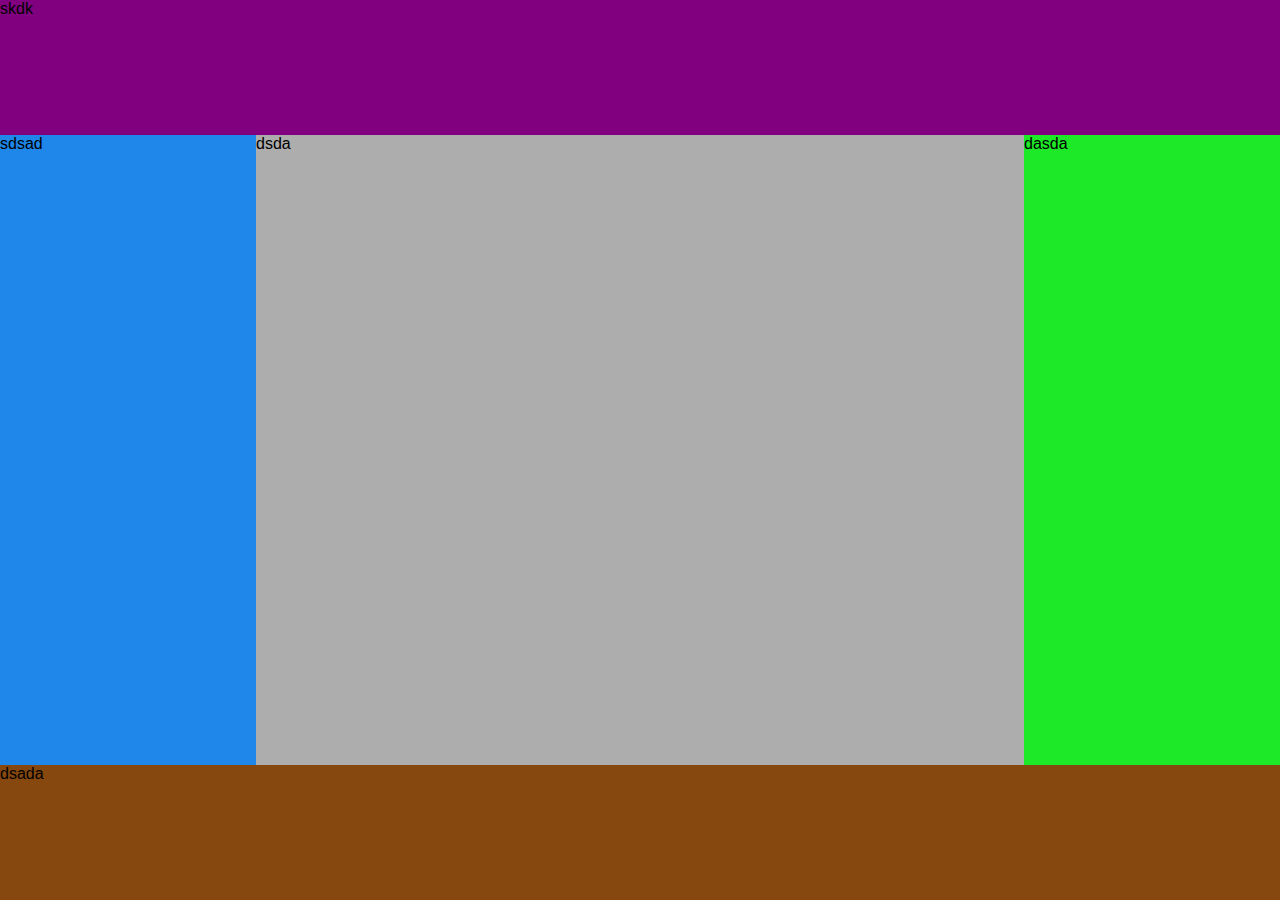
<file: last-css/index.html>
<!DOCTYPE html>
<html lang="en">
  <head>
    <meta charset="UTF-8" />
    <meta name="viewport" content="width=device-width, initial-scale=1.0" />
    <meta http-equiv="X-UA-Compatible" content="ie=edge" />
    <title>Flex template</title>
    <link rel="stylesheet" href="css/style.css" />
  </head>
  <body>
    <div id="container">
      <div id="header">skdk</div>
      <!-- <div id="wrap"> -->
      <div id="left-sidebar">sdsad</div>
      <div id="main-content">dsda</div>
      <div id="right-sidebar">dasda</div>
      <!-- </div> -->

      <div id="footer">dsada</div>
    </div>
  </body>
</html>
</file>
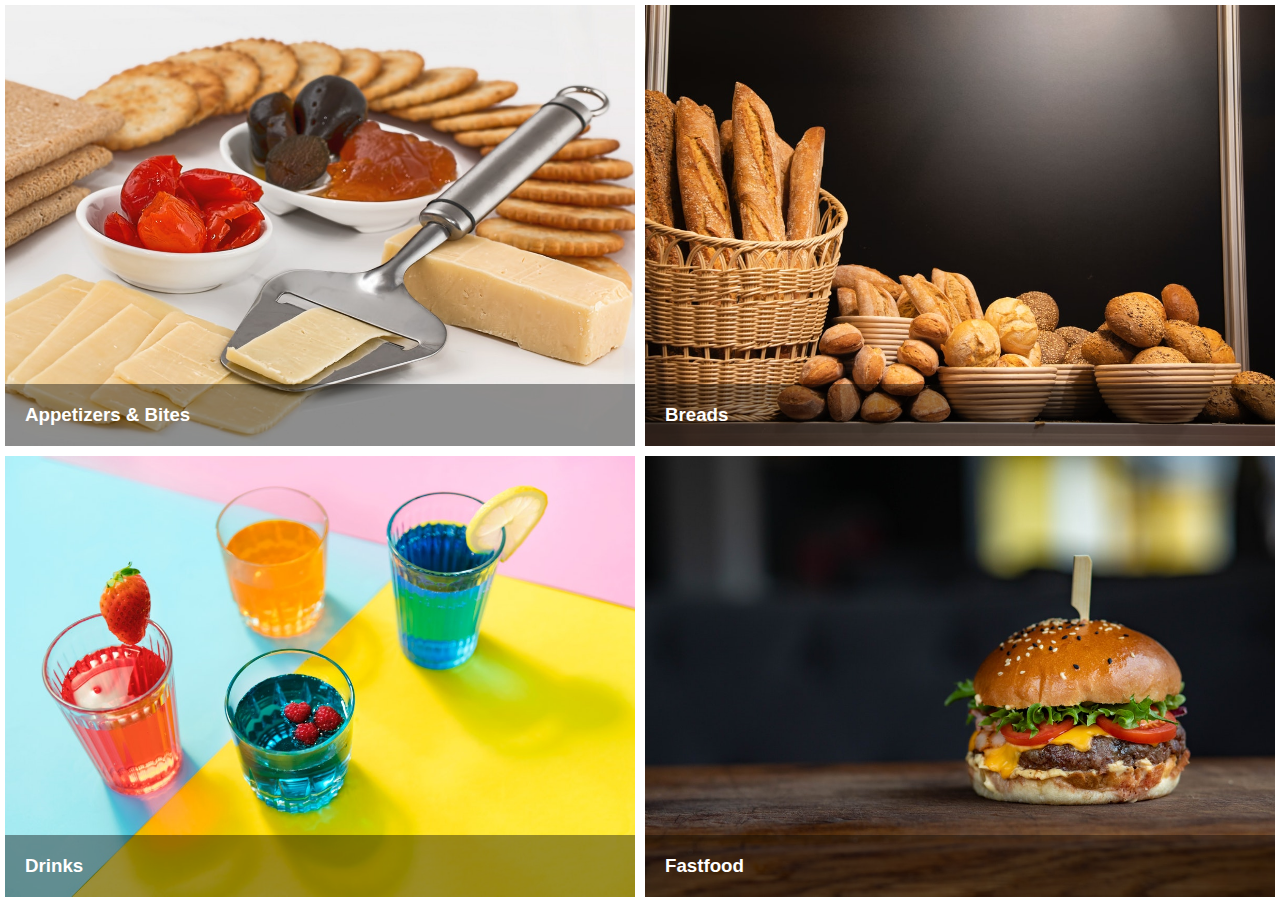
<file: tema-css-3/Template1/index.html>
<!DOCTYPE html>
<html lang="en">
<head>
    <meta charset="UTF-8">
    <meta name="viewport" content="width=device-width, initial-scale=1.0">
    <meta http-equiv="X-UA-Compatible" content="ie=edge">
    <link rel="stylesheet" href="style.css">
    <title>Template 1 tema</title>
</head>
<body>
    <div class="container">
        <div class="childs">
            <h3>Appetizers & Bites</h3>
        </div>
        <div class="childs">
            <h3>Breads</h3>
        </div>
        <div class="childs">
            <h3>Drinks</h3>
        </div>
        <div class="childs">
            <h3>Fastfood</h3>
        </div>
    </div>
</body>
</html>
</file>
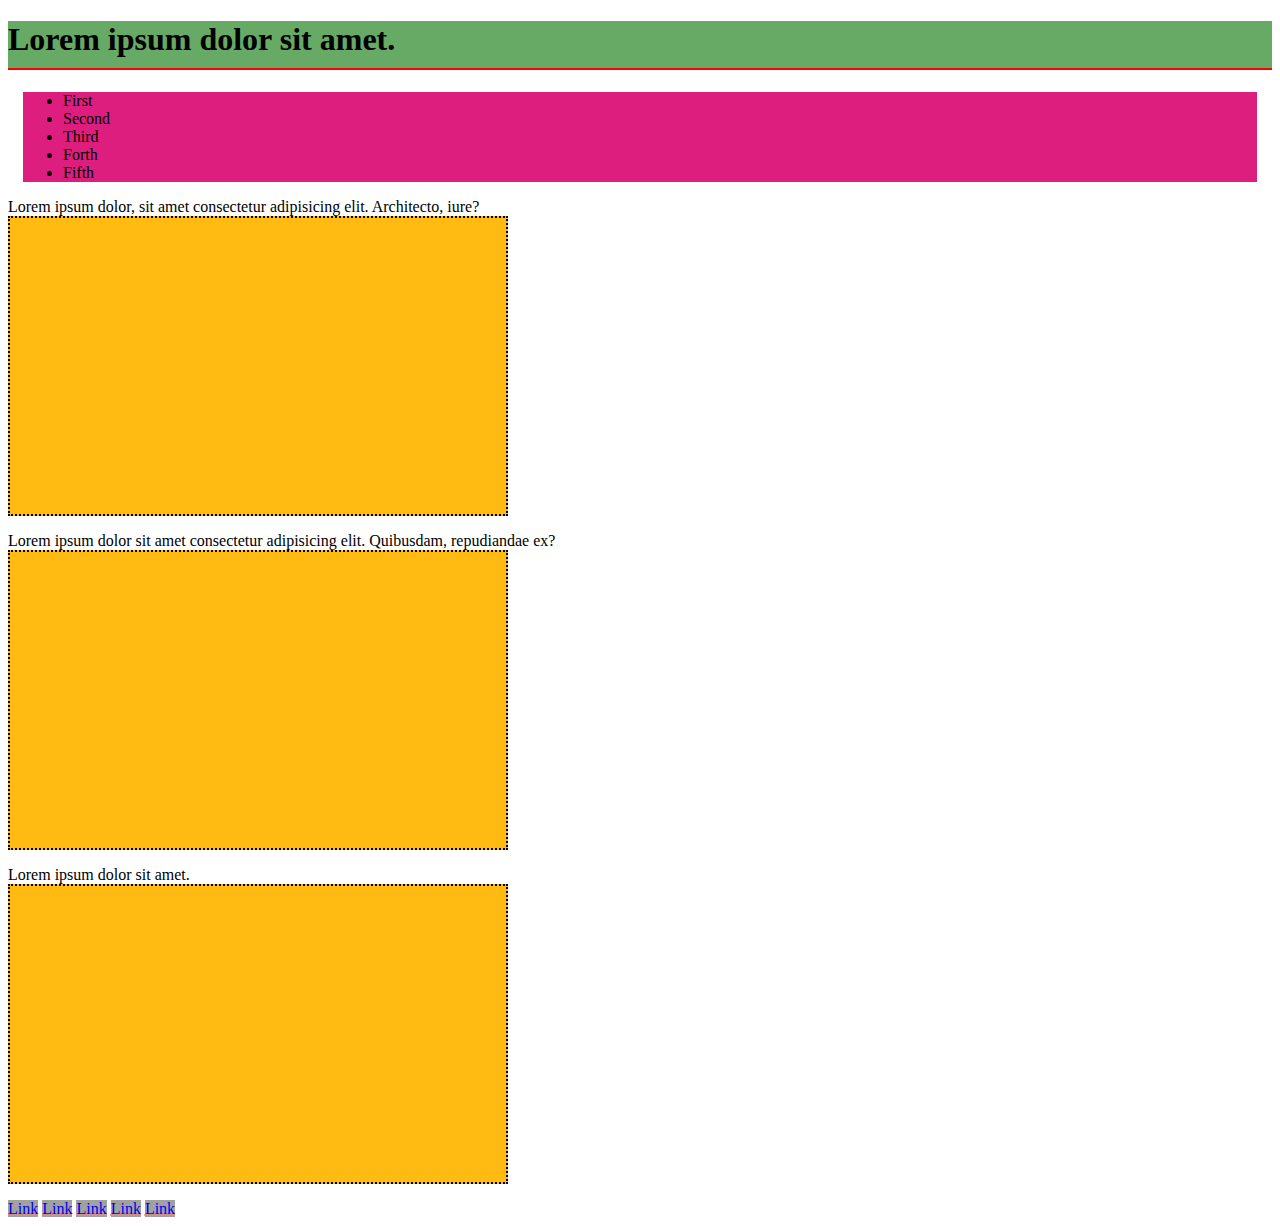
<file: week-2-css/ex/index.html>
<!DOCTYPE html>
<html lang="en">
  <head>
    <meta charset="UTF-8" />
    <meta name="viewport" content="width=device-width, initial-scale=1.0" />
    <meta http-equiv="X-UA-Compatible" content="ie=edge" />
    <title>Box model</title>
    <link rel="stylesheet" href="css/style.css" />
  </head>

  <body>
    <h1>Lorem ipsum dolor sit amet.</h1>

    <ul>
      <li class="list-item">First</li>
      <li class="list-item">Second</li>
      <li class="list-item">Third</li>
      <li class="list-item">Forth</li>
      <li class="list-item">Fifth</li>
    </ul>
    <p class="p-content">
      Lorem ipsum dolor, sit amet consectetur adipisicing elit. Architecto,
      iure?
    </p>
    <p class="p-content">
      Lorem ipsum dolor sit amet consectetur adipisicing elit. Quibusdam,
      repudiandae ex?
    </p>
    <p class="p-content">Lorem ipsum dolor sit amet.</p>
    <a href="#" class="linkuri">Link</a>
    <a href="#" class="linkuri">Link</a>
    <a href="#" class="linkuri">Link</a>
    <a href="#" class="linkuri">Link</a>
    <a href="#" class="linkuri">Link</a>
  </body>
</html>
</file>
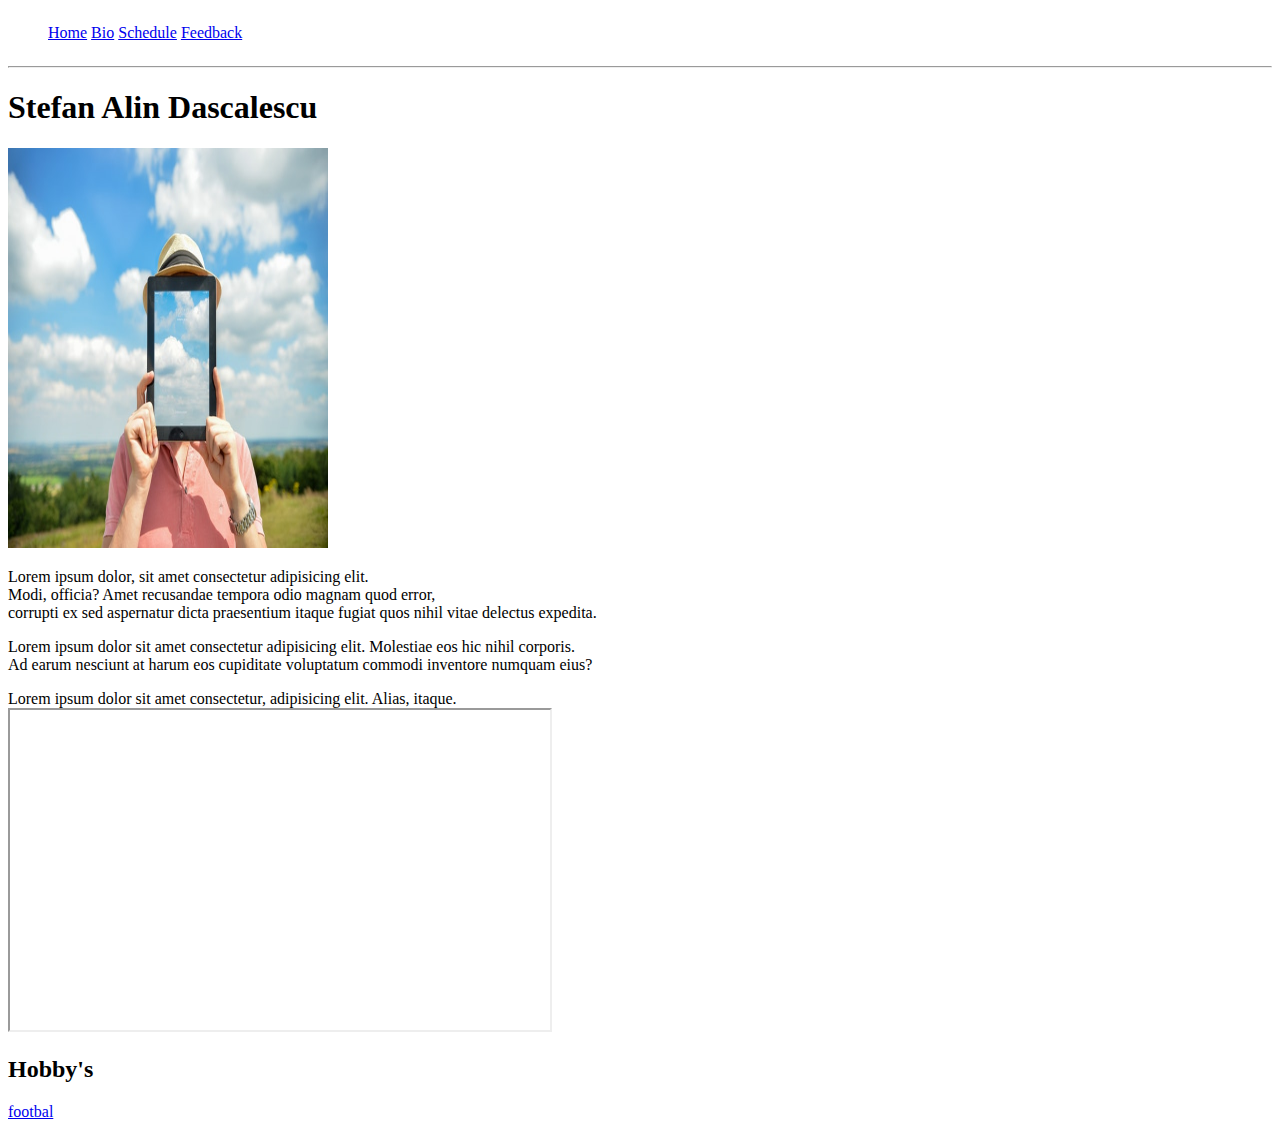
<file: Html/bio.html>
<!DOCTYPE html>
<html lang="en">
<head>
    <meta charset="UTF-8">
    <meta name="viewport" content="width=device-width, initial-scale=1.0">
    <meta http-equiv="X-UA-Compatible" content="ie=edge">
    <title>bIO</title>
</head>
<body>

    <ul style="display: inline-block">
        <li style="display: inline-block"><a href="/index.html" target="_blank">Home</a></li>
        <li style="display: inline-block"><a href="#">Bio</a></li>
        <li style="display: inline-block"><a href="/schedule.html">Schedule</a></li>
        <li style="display: inline-block"><a href="/feedback.html">Feedback</a></li>
    </ul>
    <hr>

    <h1>Stefan Alin Dascalescu</h1>

    <img src="images/nueu.jpg" width="320" height="400" alt="Nu-s eu">

    <p>
        Lorem ipsum dolor, sit amet consectetur adipisicing elit. <br>
        Modi, officia? Amet recusandae tempora odio magnam quod error, <br>
        corrupti ex sed aspernatur dicta praesentium itaque fugiat quos nihil vitae delectus expedita.
    </p>

    <p>
        Lorem ipsum dolor sit amet consectetur adipisicing elit. Molestiae eos hic nihil corporis. <br>
        Ad earum nesciunt at harum eos cupiditate voluptatum commodi inventore numquam eius? <br>
    </p>
        Lorem ipsum dolor sit amet consectetur, adipisicing elit. Alias, itaque. <br>
        <iframe src="https://www.youtube.com/embed/Bey4XXJAqS8" frameborder="1" width="540" height="320"></iframe>
        <h2>Hobby's</h2>
     <a href="https://images.pexels.com/photos/274422/pexels-photo-274422.jpeg?auto=compress&cs=tinysrgb&dpr=1&w=500" target="_blank">footbal</a>   
</body>
</html>
</file>
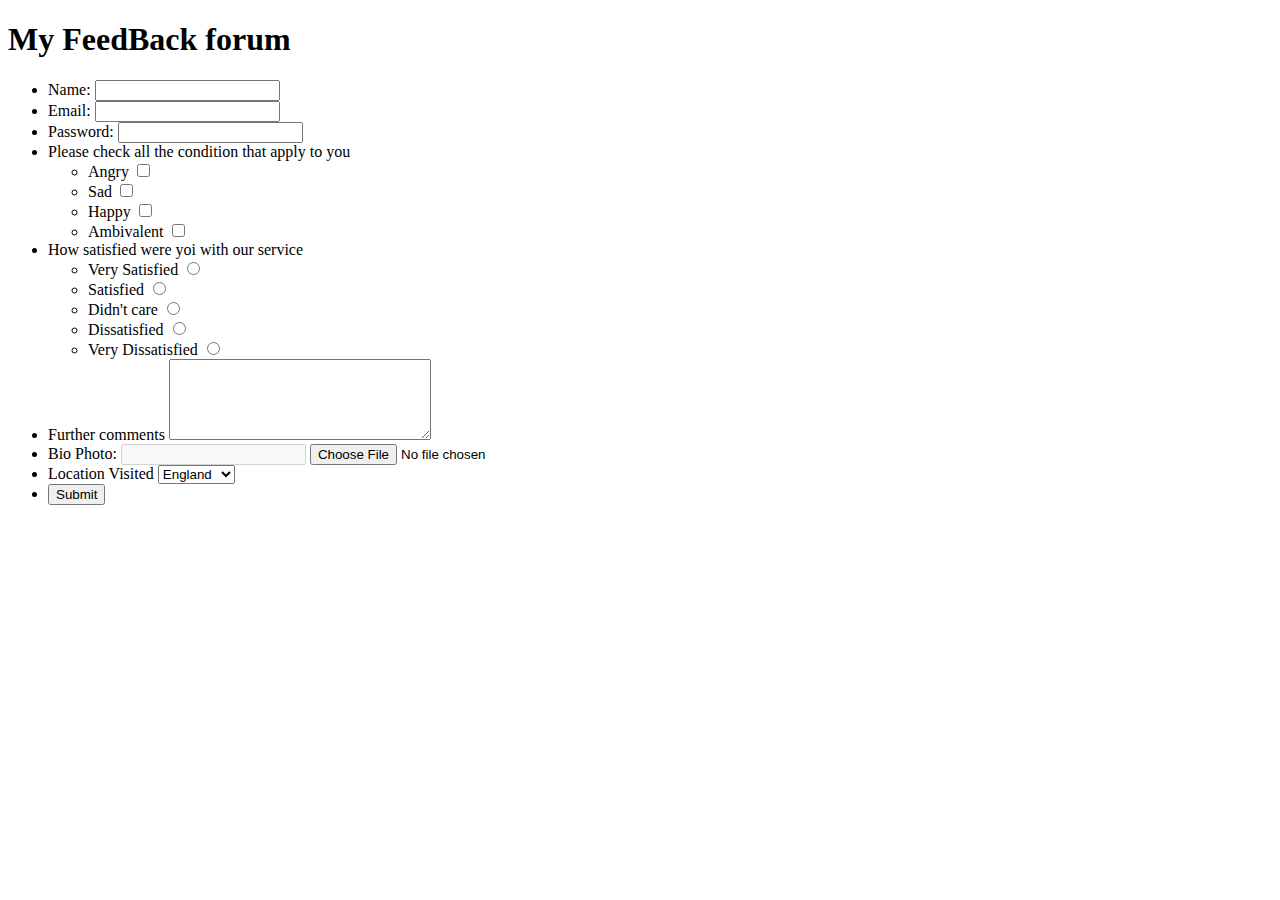
<file: Html/feedback.html>
<!DOCTYPE html>
<html lang="en">
<head>
    <meta charset="UTF-8">
    <meta name="viewport" content="width=device-width, initial-scale=1.0">
    <meta http-equiv="X-UA-Compatible" content="ie=edge">
    <title>Feedback</title>
</head>
<body>
    
    <h1>My FeedBack forum</h1>

    <form action="/index.html">
        <ul>
            <!-- Personal Information -->
            <li>
                <label for="Name">Name:</label>
                <input type="text" name="Nume" required>
            </li>
            <li>
                <label for="Name">Email:</label>
                <input type="email" name="Email" required>
                <!-- <input type="email" name="Email" pattern="[A-z0-9._%+-]+@[a-z0-9.-]+\.[a-z]{2,}$" required> -->
            </li>
            <li>
                <label for="Name">Password:</label>
                <input type="password" name="Password" minlength="4" required>
            </li>
                
            <li>Please check all the condition that apply to you</li>
            <ul>
                <li>
                    <label for="Angry">Angry</label> 
                    <input type="checkbox" name="Emotion" value="Angry" id="Angry">
                </li>
                <li>
                    <label for="Sad">Sad</label> 
                    <input type="checkbox" name="Emotion" value="Sad" id="Sad">
                </li>
                <li>
                    <label for="Happy">Happy</label>
                    <input type="checkbox" name="Emotion" value="Happy" id="Happy">
                </li>
                <li>
                    <label for="Ambi">Ambivalent</label> 
                    <input type="checkbox" name="Emotion" value="Ambivalent" id="Ambi">
                </li>
            </ul>

            <li>How satisfied were yoi with our service</li>
            <ul>
                <li>
                    <label for="Satisfied">Very Satisfied</label> 
                    <input type="radio" name="Option" value="Very Satisfied" id="Satisfied">
                </li>
                <li>
                    <label for="satis">Satisfied</label> 
                    <input type="radio" name="Option" value="Satisfied" id="satis">
                </li>
                <li>
                    <label for="care">Didn't care</label> 
                    <input type="radio" name="Option" value="Didn't care" id="care">
                </li>
                <li>
                    <label for="disa">Dissatisfied</label> 
                    <input type="radio" name="Option" value="Dissatisfied" id="disa">
                </li>
                <li>
                    <label for="vds">Very Dissatisfied</label> 
                    <input type="radio" name="Option" value="Very Dissatisfied" id="vds">
                </li>
            </ul>

            <li>
                <label for="comments">Further comments</label>
                <textarea name="comments" id="comm" cols="30" rows="5"></textarea>
            </li>
            <li>
                <label for="bio">Bio Photo:</label>
                <input type="text" name="Filename" id="filename" disabled>
                <input type="file" name="File" id="file">
            </li>
            <li>
                <label for="location">Location Visited</label>
                <select name="Country" id="select">
                    <option value="England">England</option>
                    <option value="Italy">Italy</option>
                    <option value="Malta">Malta</option>
                    <option value="Germany">Germany</option>
                </select>
            </li>
            <li>
                <input type="submit" value="Submit">
            </li>
        </ul>

    </form>

</body>
</html>
</file>
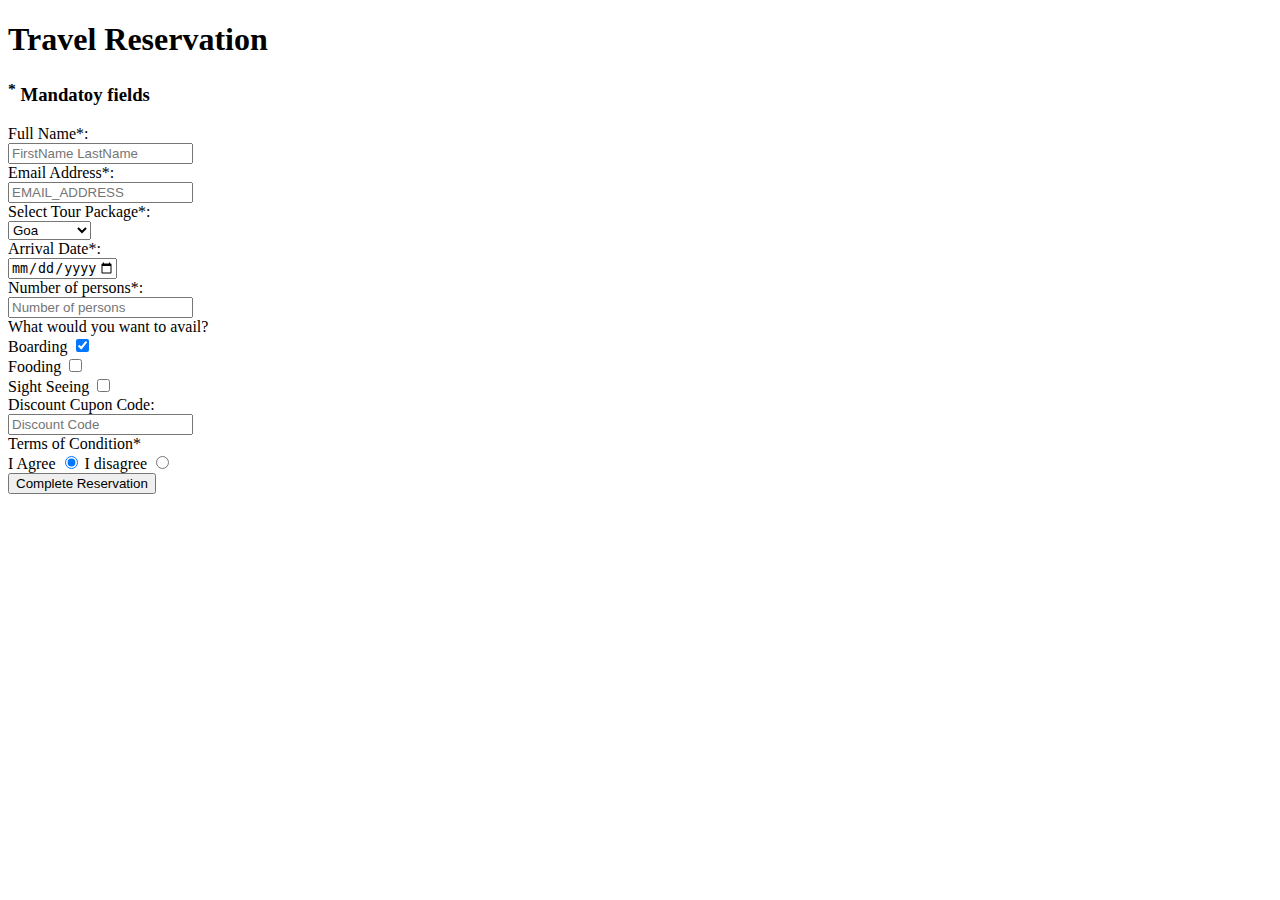
<file: Html/rez.html>
<!DOCTYPE html>
<html lang="en">
<head>
    <meta charset="UTF-8">
    <meta name="viewport" content="width=device-width, initial-scale=1.0">
    <meta http-equiv="X-UA-Compatible" content="ie=edge">
    <title>Reservation</title>
</head>
<body>
    <!-- Header section -->
    <header>
        <h1>Travel Reservation</h1>
        <h3>
            <sup>*</sup> Mandatoy fields
        </h3>
    </header>
<!-- Forum section -->
    <section>
        <form>
            <label for="FullName">Full Name*:</label> <br>
            <input type="text" name="FullName" id="FullName" placeholder="FirstName LastName" required><br>
            <label for="EmailAddress">Email Address*:</label> <br>
            <input type="email" name="EmailAddress" id="Email" placeholder="EMAIL_ADDRESS" required><br>
            <label>Select Tour Package*:</label><br>
            <select name="Tour" id="SelectTour" required>
                <option value="Goa">Goa</option>
                <option value="Greece">Greece</option>
                <option value="Spain">Spain</option>
                <option value="Bora Bora">Bora Bora</option>
            </select><br>
            <label for="Date">Arrival Date*:</label><br>
            <input type="date" name="Date" min="2019-06-15" max="2020-05-01" id="ArrivalDate" required><br>
            <label for="Persons">Number of persons*:</label><br>
            <input type="number" name="Persons" id="NrPersons" placeholder="Number of persons" required><br>
            
            <label>What would you want to avail?</label><br>
            <label for="Boarding">Boarding</label>
            <input type="checkbox" checked name="Preference" value="Boarding" id="Boarding"><br>
            <label for="Fooding">Fooding</label>
            <input type="checkbox" name="Preference" value="Fooding" id="Fooding"><br>
            <label for="Sight seeing">Sight Seeing</label>
            <input type="checkbox" name="Preference" value="Sight seeing" id="Sight seeing"><br>
            <label for="Discount">Discount Cupon Code:</label><br>
            <input type="text" name="discount-code"  placeholder="Discount Code" pattern="Tripoff10"><br>

            <label for="terms">Terms of Condition*</label><br>
            <label for="agreemant">I Agree </label>
            <input type="radio" name="option" id="agreemant" value="Agreed" checked>
            <label for="refusal">I disagree</label>
            <input type="radio" name="option" id="refusal" value="Disagree"><br>

            <input type="submit" value="Complete Reservation">
            
        </form>
    </section>

</body>
</html>
</file>
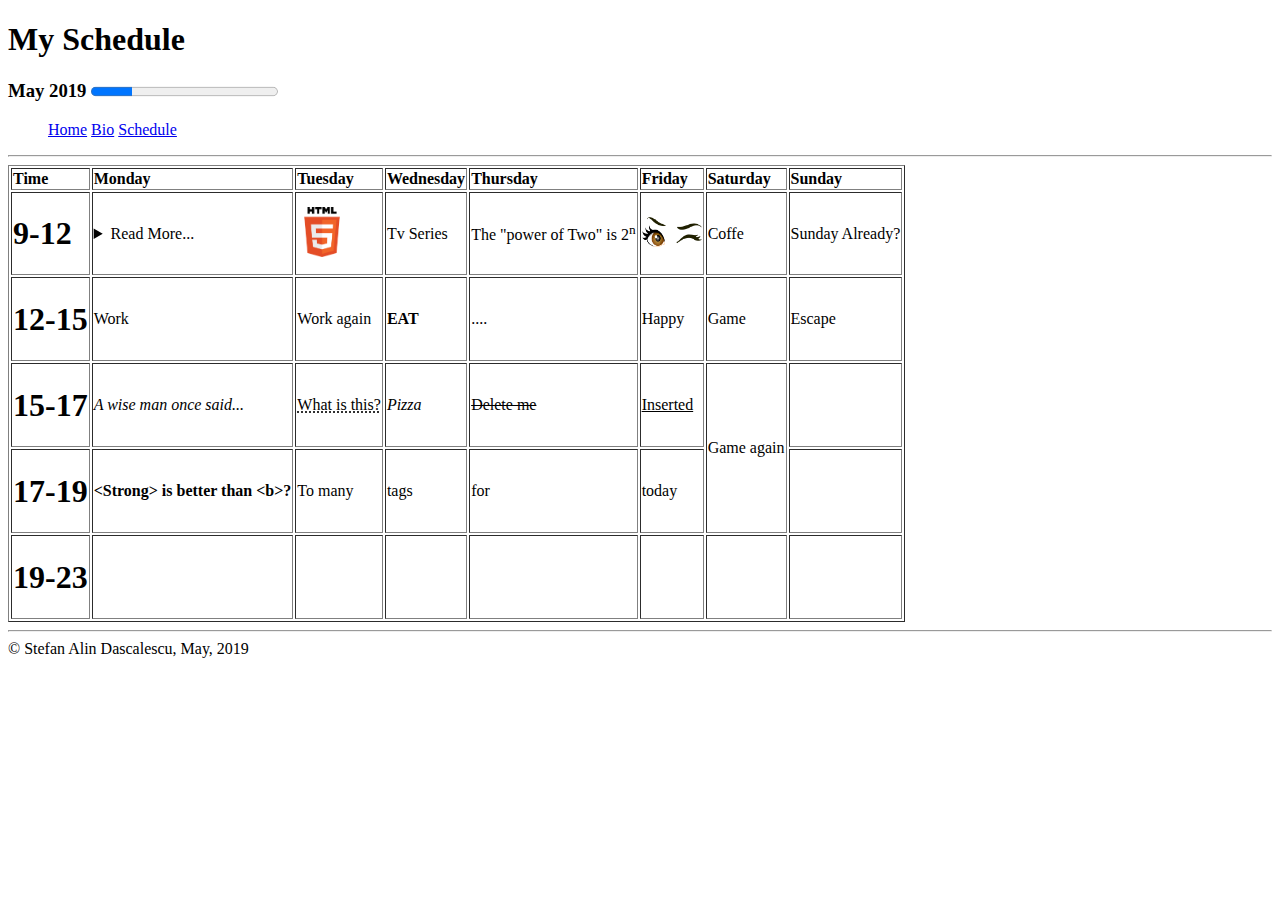
<file: Html/schedule.html>
<!DOCTYPE html>
<html lang="en">
<head>
    <meta charset="UTF-8">
    <meta name="viewport" content="width=device-width, initial-scale=1.0">
    <meta http-equiv="X-UA-Compatible" content="ie=edge">
    <title>Schedule</title>
</head>
<body>

    <h1>My Schedule</h1>
    <nav>
        <h3>May 2019 <progress value="22" max="100"></progress></h3>
        
        <ol>
            <li style="display: inline-block"><a href="/index.html" target="_blank">Home</a></li>
            <li style="display: inline-block"><a href="/bio.html" target="_blank">Bio</a></li>
            <li style="display: inline-block"><a href="#">Schedule</a></li>
        </ol>
    </nav>
    <hr>
    
    <table border="1">
        <tbody>
            <tr>
                <td><b>Time</b></td>
                <td><b>Monday</b></td>
                <td><b>Tuesday</b></td>
                <td><b>Wednesday</b></td>
                <td><b>Thursday</b></td>
                <td><b>Friday</b></td>
                <td><b>Saturday</b></td>
                <td><b>Sunday</b></td>
            </tr>

            <tr>
                <td>
                    <h1>9-12</h1>
                </td>
                <td>
                    <details>
                         <summary>Read More...</summary>
                        <p>OHH NOT AGAIN</p>
                    </details>
                </td>
                <td>
                    <img src="images/html.png" alt="html logo" width="50" height="50">
                </td>
                <td>Tv Series</td>
                <td>
                    <p>The "power of Two" is 2<sup>n</sup></p>
                </td>
                <td>
                    <img src="images/eye.png" alt="Eyes" width="60" height="30">
                </td>
                <td>Coffe</td>
                <td>Sunday Already?</td>
            </tr>

            <tr>
                <td>
                    <h1>12-15</h1>
                </td>
                <td>
                    <p>Work</p>
                </td>
                <td>Work again</td>
                <td color="Red">
                    <b>EAT</b>
                </td>
                <td>....</td>
                <td>Happy</td>
                <td>Game</td>
                <td>Escape</td>
            </tr>

            <tr>
                <td>
                    <h1>15-17</h1>
                </td>
                <td>
                    <cite>A wise man once said...</cite>
                </td>
                <td>
                    <acronym title="First Acronym">What is this?</acronym>
                </td>
                <td>
                    <i>Pizza</i>
                </td>
                <td>
                    <del>Delete me</del>
                </td>
                <td>
                    <ins>Inserted</ins>
                </td>
                <td rowspan="2"> Game again</td>
                <td></td>
            </tr>
            <tr>
                <td>
                    <h1>17-19</h1>
                </td>
                <td>
                    <strong>&ltStrong&gt is better than &ltb&gt?</strong>
                </td>
                <td>To many</td>
                <td>tags</td>
                <td>for</td>
                <td>today</td>
                <td></td>
            </tr>
            <tr>
                <td>
                    <h1>19-23</h1>
                </td>
                <td></td>
                <td></td>
                <td></td>
                <td></td>
                <td></td>
                <td></td>
                <td></td>
            </tr>
        </tbody>
    </table>
    <hr>
    <footer>
        &copy Stefan Alin Dascalescu, May, 2019
    </footer>

</body>
</html>
</file>
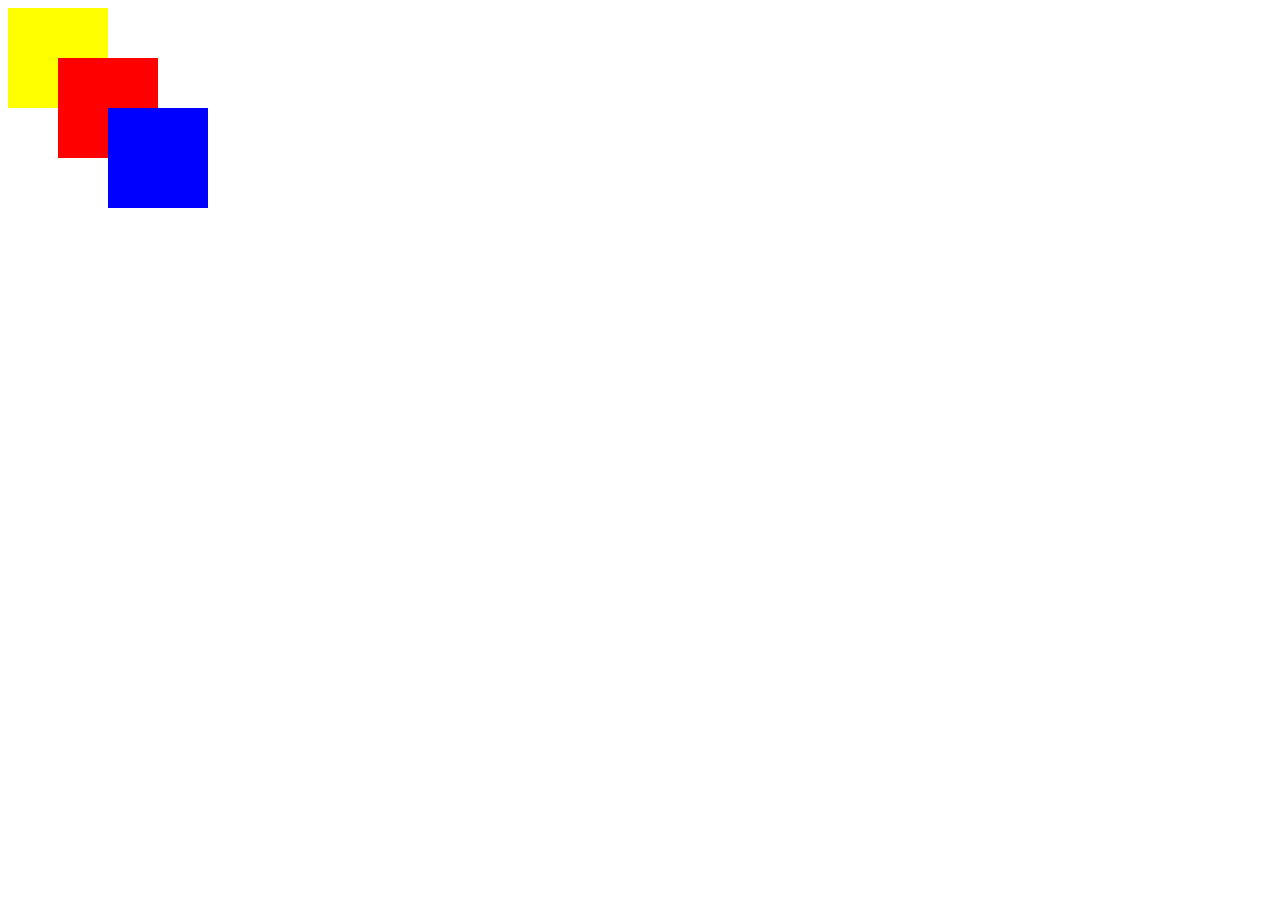
<file: week-2-css/ex/box.html>
<!DOCTYPE html>
<html lang="en">
  <head>
    <meta charset="UTF-8" />
    <meta name="viewport" content="width=device-width, initial-scale=1.0" />
    <meta http-equiv="X-UA-Compatible" content="ie=edge" />
    <link rel="stylesheet" href="css/style.css" />
    <title>Document</title>
  </head>
  <body>
    <div class="box1">
      <div class="box2">
        <div class="box3"></div>
      </div>
    </div>
  </body>
</html>
</file>
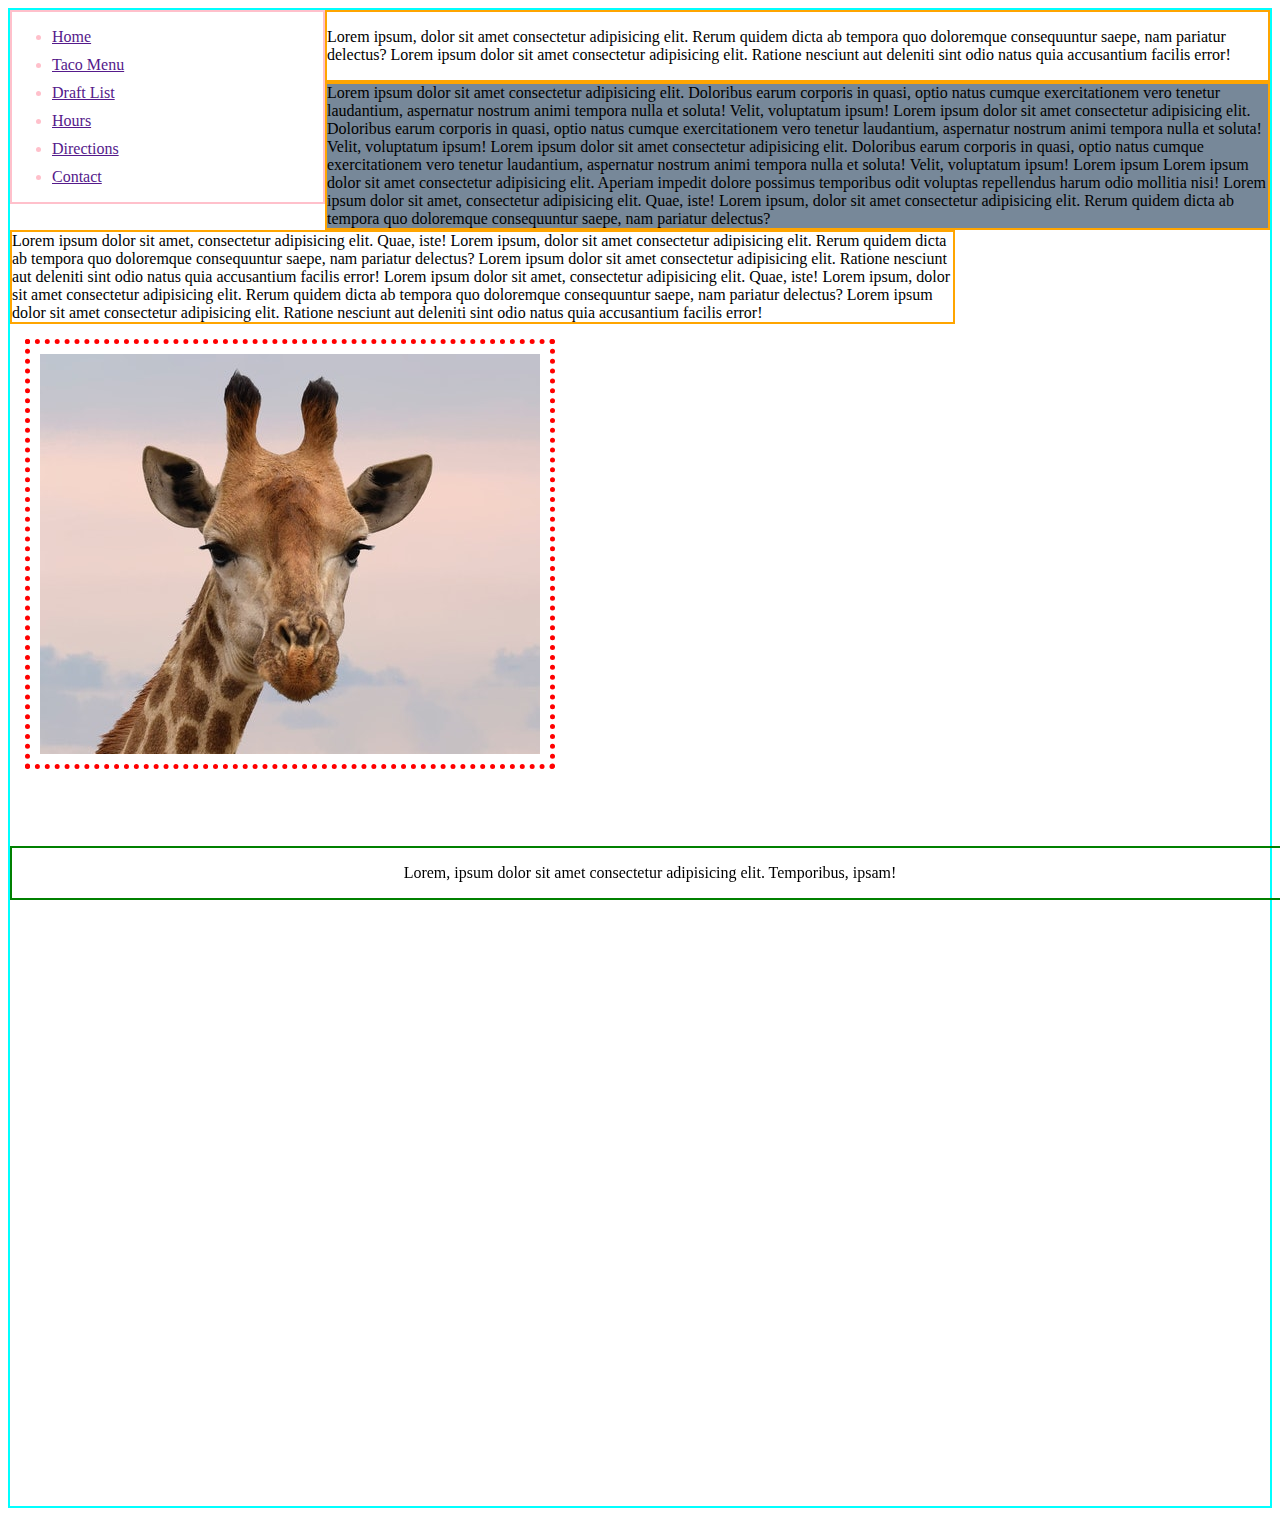
<file: week-2-css/ex/grid.html>
<!DOCTYPE html>
<html lang="en">
  <head>
    <meta charset="UTF-8" />
    <meta name="viewport" content="width=device-width, initial-scale=1.0" />
    <meta http-equiv="X-UA-Compatible" content="ie=edge" />
    <link rel="stylesheet" href="css/grid.css" />
    <title>Document</title>
  </head>
  <body>
    <div class="container">
      <div>
        <nav>
          <ul>
            <li><a href="">Home</a></li>
            <li><a href="">Taco Menu</a></li>
            <li><a href="">Draft List</a></li>
            <li><a href="">Hours</a></li>
            <li><a href="">Directions</a></li>
            <li><a href="">Contact</a></li>
          </ul>
        </nav>
      </div>
      <section>
        <p>
          Lorem ipsum, dolor sit amet consectetur adipisicing elit. Rerum quidem
          dicta ab tempora quo doloremque consequuntur saepe, nam pariatur
          delectus? Lorem ipsum dolor sit amet consectetur adipisicing elit.
          Ratione nesciunt aut deleniti sint odio natus quia accusantium facilis
          error!
        </p>
      </section>
      <section>
        <!--Nu am reusit sa setez culoarea doar elementului asta direct din css #mabate-->
        Lorem ipsum dolor sit amet consectetur adipisicing elit. Doloribus earum
        corporis in quasi, optio natus cumque exercitationem vero tenetur
        laudantium, aspernatur nostrum animi tempora nulla et soluta! Velit,
        voluptatum ipsum! Lorem ipsum dolor sit amet consectetur adipisicing
        elit. Doloribus earum corporis in quasi, optio natus cumque
        exercitationem vero tenetur laudantium, aspernatur nostrum animi tempora
        nulla et soluta! Velit, voluptatum ipsum! Lorem ipsum dolor sit amet
        consectetur adipisicing elit. Doloribus earum corporis in quasi, optio
        natus cumque exercitationem vero tenetur laudantium, aspernatur nostrum
        animi tempora nulla et soluta! Velit, voluptatum ipsum! Lorem ipsum
        Lorem ipsum dolor sit amet consectetur adipisicing elit. Aperiam impedit
        dolore possimus temporibus odit voluptas repellendus harum odio mollitia
        nisi! Lorem ipsum dolor sit amet, consectetur adipisicing elit. Quae,
        iste! Lorem ipsum, dolor sit amet consectetur adipisicing elit. Rerum
        quidem dicta ab tempora quo doloremque consequuntur saepe, nam pariatur
        delectus?
      </section>
      <section>
        Lorem ipsum dolor sit amet, consectetur adipisicing elit. Quae, iste!
        Lorem ipsum, dolor sit amet consectetur adipisicing elit. Rerum quidem
        dicta ab tempora quo doloremque consequuntur saepe, nam pariatur
        delectus? Lorem ipsum dolor sit amet consectetur adipisicing elit.
        Ratione nesciunt aut deleniti sint odio natus quia accusantium facilis
        error! Lorem ipsum dolor sit amet, consectetur adipisicing elit. Quae,
        iste! Lorem ipsum, dolor sit amet consectetur adipisicing elit. Rerum
        quidem dicta ab tempora quo doloremque consequuntur saepe, nam pariatur
        delectus? Lorem ipsum dolor sit amet consectetur adipisicing elit.
        Ratione nesciunt aut deleniti sint odio natus quia accusantium facilis
        error!
      </section>

      <div class="giraffe"></div>
      <footer>
        <p>
          Lorem, ipsum dolor sit amet consectetur adipisicing elit. Temporibus,
          ipsam!
        </p>
      </footer>
    </div>
  </body>
</html>
</file>
<file: last-css/css/style.css>
* {
  font-family: Arial, Helvetica, sans-serif;
  margin: 0;
  padding: 0;
  box-sizing: border-box;
}

#container {
  display: flex;
  height: 100%;
  width: 100%;
  flex-direction: row;
  flex-flow: wrap;
}

#header {
  background-color: rgb(128, 0, 128);
  height: 15vh;
  flex: 1 100%;
}

#left-sidebar {
  background-color: rgb(30, 135, 233);
  flex: 1;
  height: 70vh;
}

#main-content {
  background-color: rgb(173, 173, 173);
  flex: 3;
  height: 70vh;
}

#right-sidebar {
  background-color: rgb(30, 233, 40);
  flex: 1;
  height: 70vh;
}
#footer {
  background-color: rgb(134, 72, 14);
  height: 15vh;
  flex: 1 100%;
}

@media (max-width: 480px) {
  #header {
    background-color: rgb(128, 0, 128);
    flex-basis: 100%;
  }
  #left-sidebar {
    background-color: rgb(233, 30, 155);
    flex-basis: 100%;
  }
  #left-sidebar {
    background-color: rgb(233, 162, 30);
    flex-basis: 100%;
  }
  #right-sidebar {
    background-color: rgb(51, 1, 16);
    flex-basis: 100%;
  }
  #footer {
    background-color: rgb(1, 87, 145);
    flex-basis: 100%;
  }
}
</file>
<file: tema-css-3/Template1/style.css>
body{
    box-sizing:border-box;
    margin:0;
    padding:0;
    font-family: Arial, Helvetica, sans-serif
}

.container{
    height: 100vh;
    display:flex;
    justify-content:center;
    align-items: center;
    flex-flow: row wrap;
}
/*  */
.childs{
    display: flex;
    flex:1;
    flex-basis: 49%;
    height: 49%;
    /* align-content: flex-end; */
    /* justify-content: space-between; */
    margin:5px 5px;
}
h3{
    align-self: flex-end;
    background-color: rgba(3, 3, 3,0.4);
    padding: 20px;
    width:100%;
    margin-bottom: 0;
}
/* Set the background to the div elements  */
.childs:nth-child(1){
    background-color: black;
    background-image: url('img/appetizers.jpg');
    background-size:cover;
    background-position: center;
    background-repeat: no-repeat;
    color:white;
}

.childs:nth-child(2){
    background-color: black;
    background-image: url('img/bread.jpg');
    background-size:cover;
    background-position: center;
    background-repeat: no-repeat;
    color:white;
}

.childs:nth-child(3){
    background-color: black;
    background-image: url('img/drink.jpg');
    background-size:cover;
    background-position: center;
    background-repeat: no-repeat;
    color:white;
}

.childs:nth-child(4){
    background-color: black;
    background-image: url('img/food.jpg');
    background-size:cover;
    background-position: center center;
    background-repeat: no-repeat;
    color:white;
}

@media (max-width: 1016px) {
    .childs{
        display: flex;
        flex:1;
        flex-basis: 48%;
        height: 49%;
        margin:5px 5px;
    }
}
@media (max-width: 516px) {
    .childs{
        display: flex;
        flex:1;
        flex-basis: 47%;
        height: 49%;
        margin:5px 5px;
    }
}
</file>
<file: week-2-css/ex/css/style.css>
h1 {
    background-color: #6a6;
    padding-bottom: 10px;
    border-bottom: 2px solid red;
}

ul {
    margin: 15px;
    background-color: #DE1E7E;
}

p::after {
    box-sizing: border-box;
    width: 500px;
    height: 300px;
    border: 2px dotted black;
    background-color: #FB1;
    display: block;
    content: '';
}

.linkuri {
    background-color: #a1a1a1;
    text-decoration: underline dashed salmon;
}

.box1 {
    background-color: yellow;
    width: 100px;
    height: 100px;
    position: relative;
}

.box2 {
    background-color: red;
    width: 100px;
    height: 100px;
    top: 50%;
    left: 50%;
    position: absolute;
}

.box3 {
    background-color: blue;
    width: 100px;
    height: 100px;
    top: 50%;
    left: 50%;
    position: absolute;
}
</file>
<file: week-2-css/ex/css/grid.css>
* {
    box-sizing: border-box;
}

.container {
    border: solid 2px aqua;
    position: relative;
    width: 100%;
    height: 1500px;
}

nav {
    border: solid 2px pink;
    float: left;
    clear: left;
    height: 25%;
    width: 25%;
    min-width: 200px;
    display: block;
    color: pink;
}

nav li {
    margin-bottom: 10px;
}



section {
    border: solid 2px orange;
    float: left;
    width: 75%;
    min-width: 200px;
}

section:nth-last-of-type(2) {
    background: lightslategray;
}


footer {
    border: solid 2px green;
    position: fixed;
    bottom: 0%;
    width: 100%;
    text-align: center;
}

.giraffe {
    width: 500px;
    height: 400px;
    margin: 30px;
    background-image: url(../css/bg.jpg);
    background-repeat: no-repeat;
    background-origin: padding-box;
    outline: dotted 5px red;
    outline-offset: 10px;
    float: left;

}
</file>
